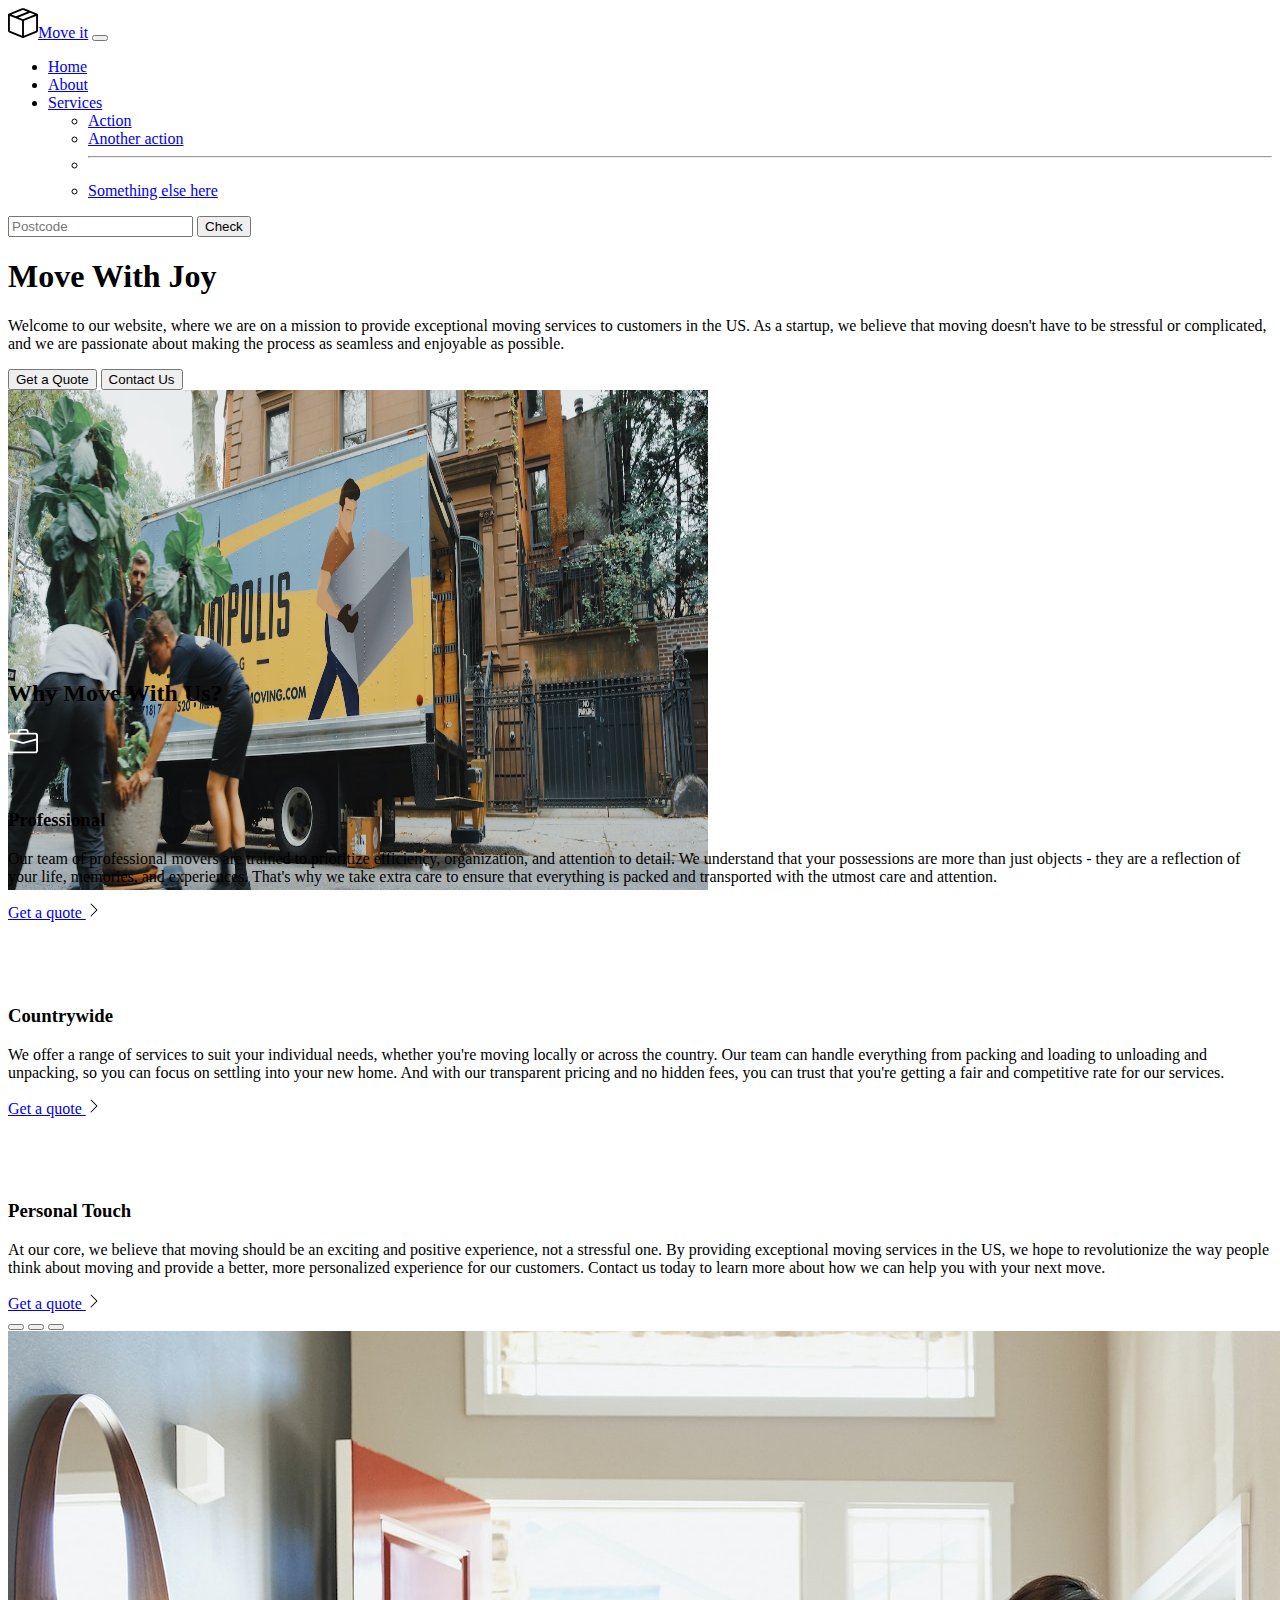
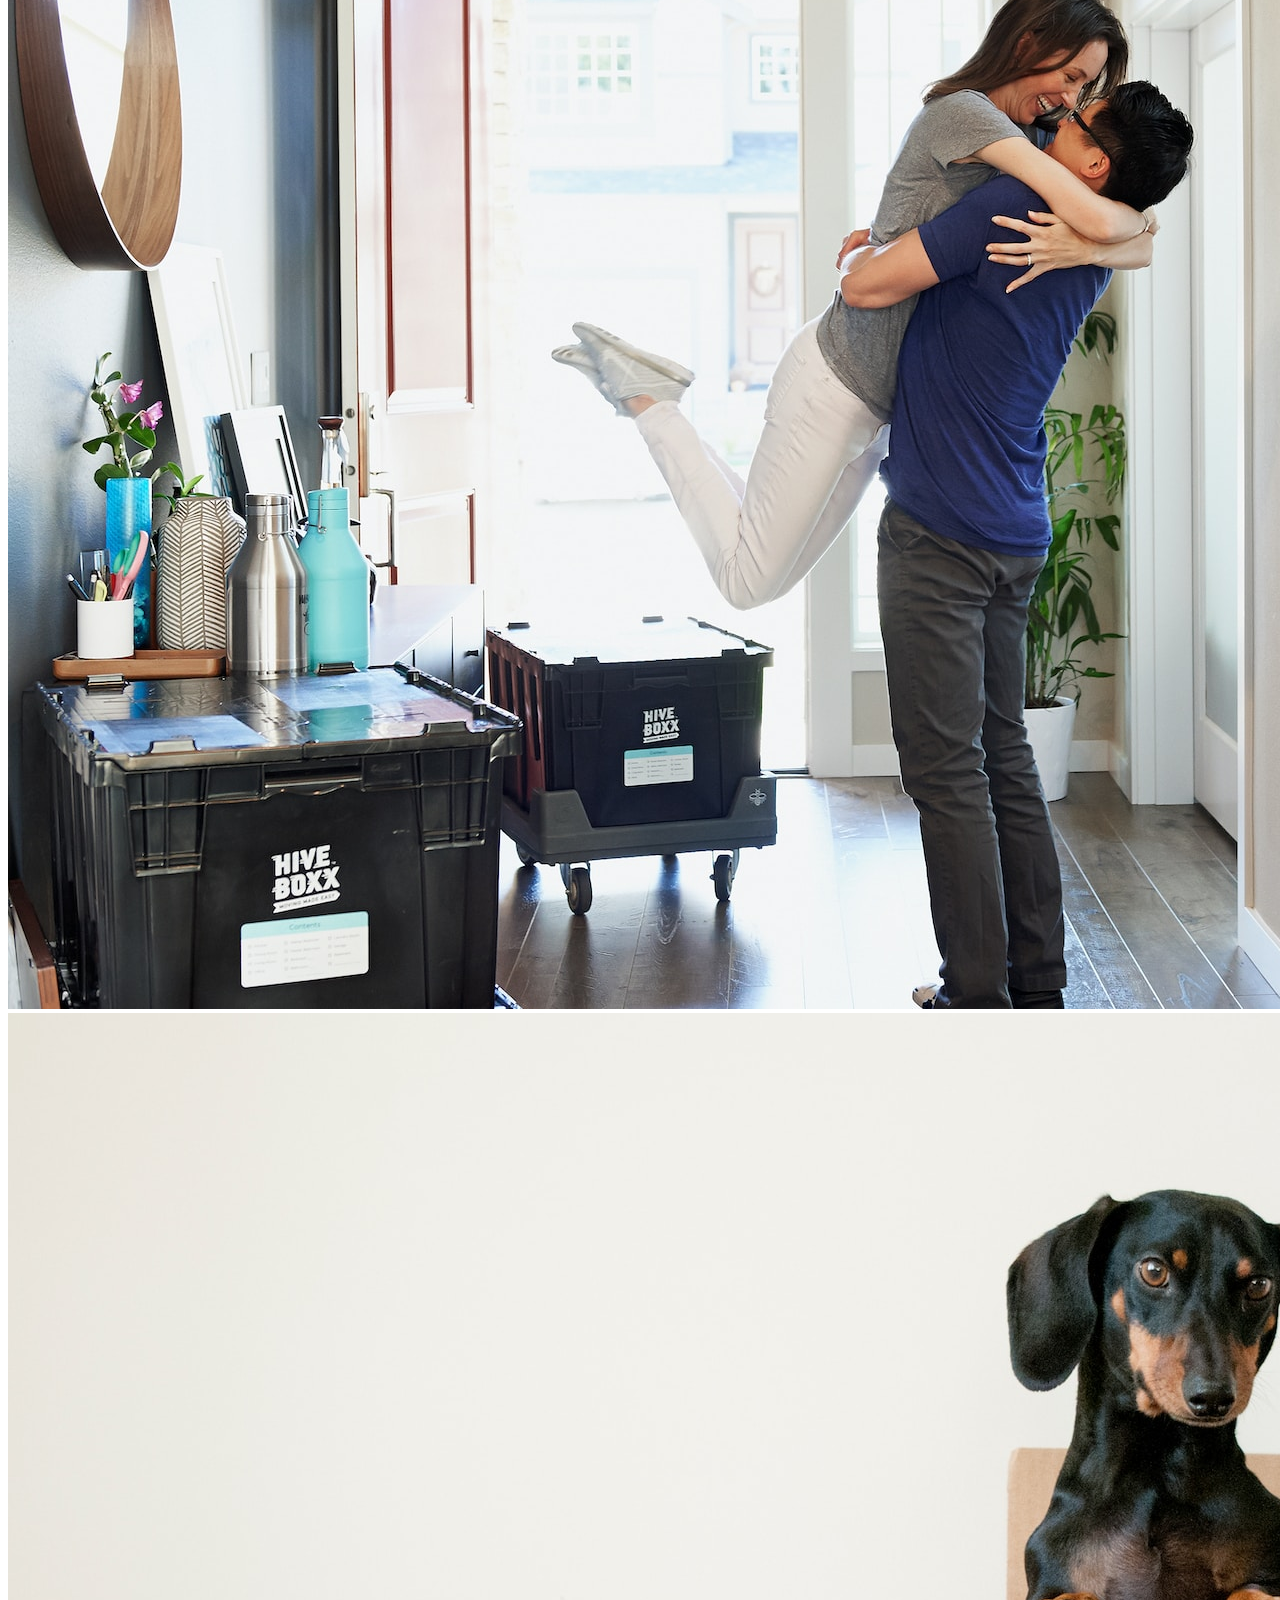
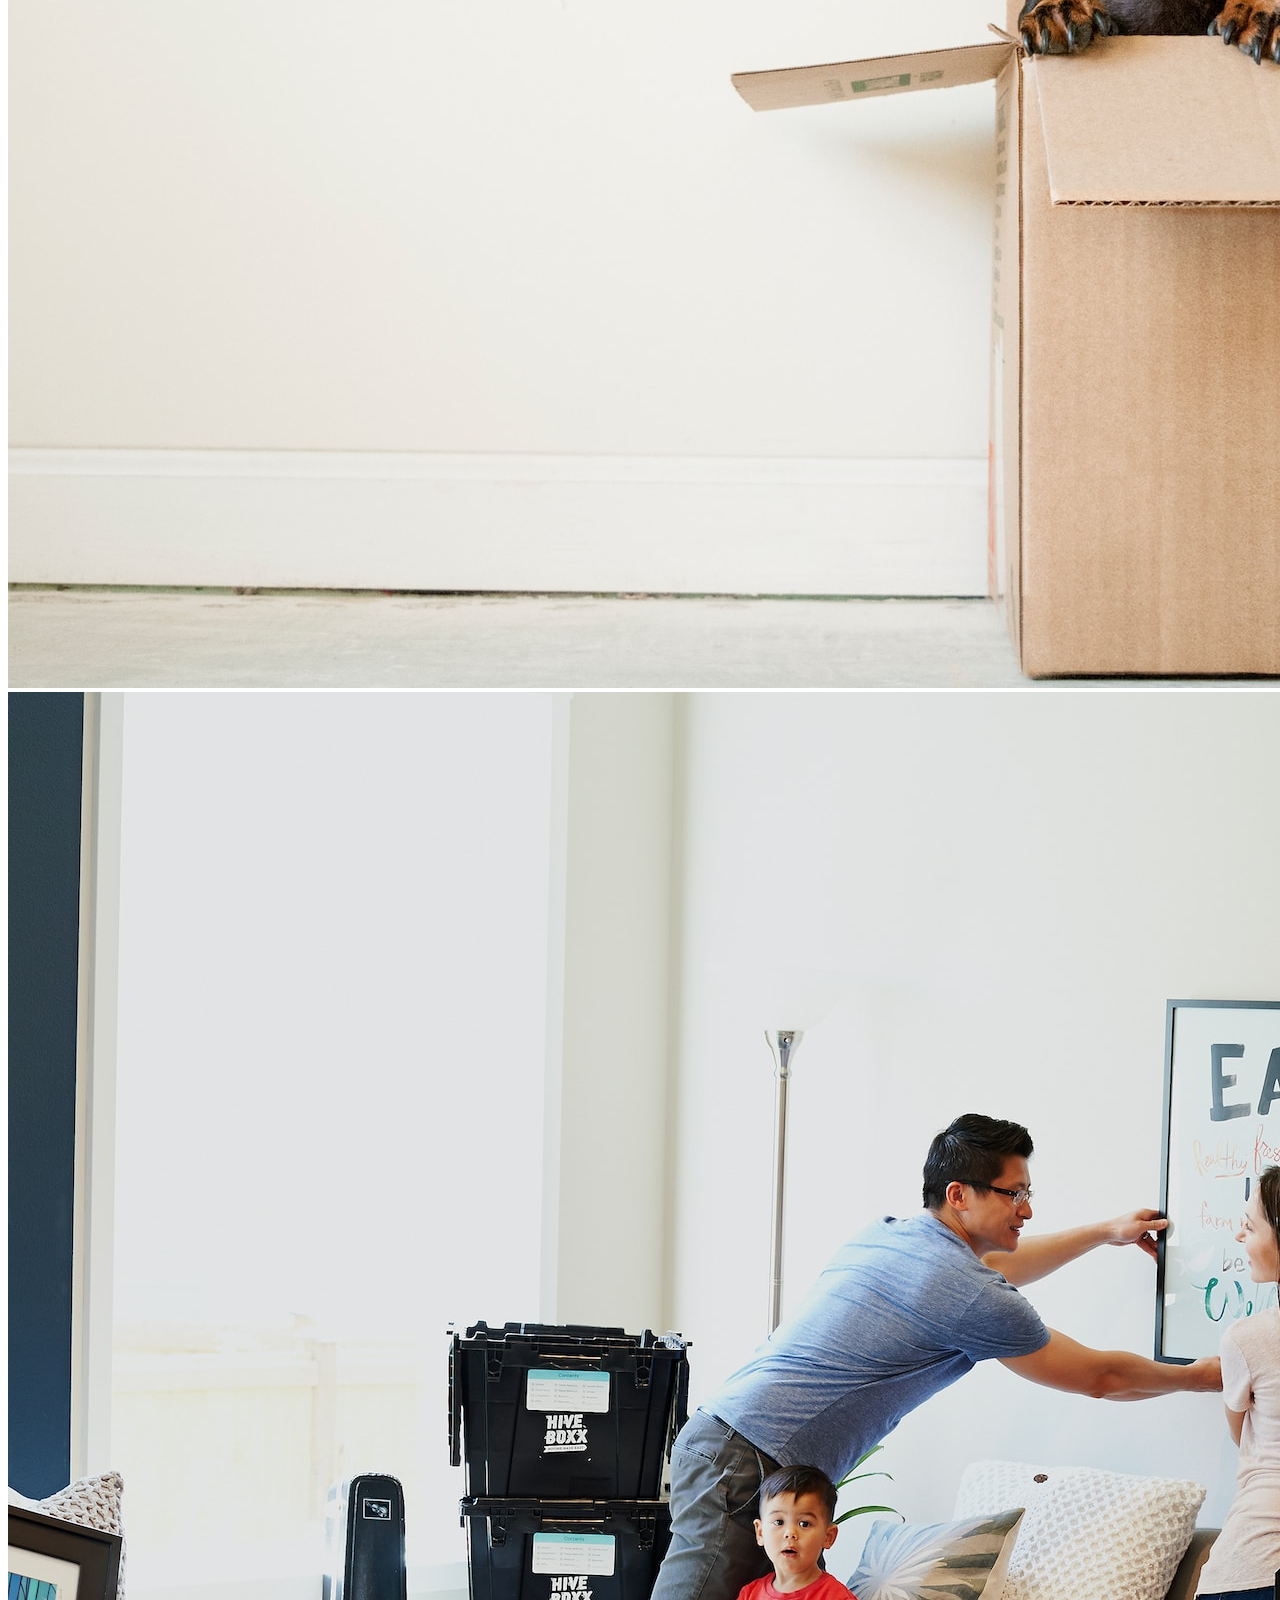
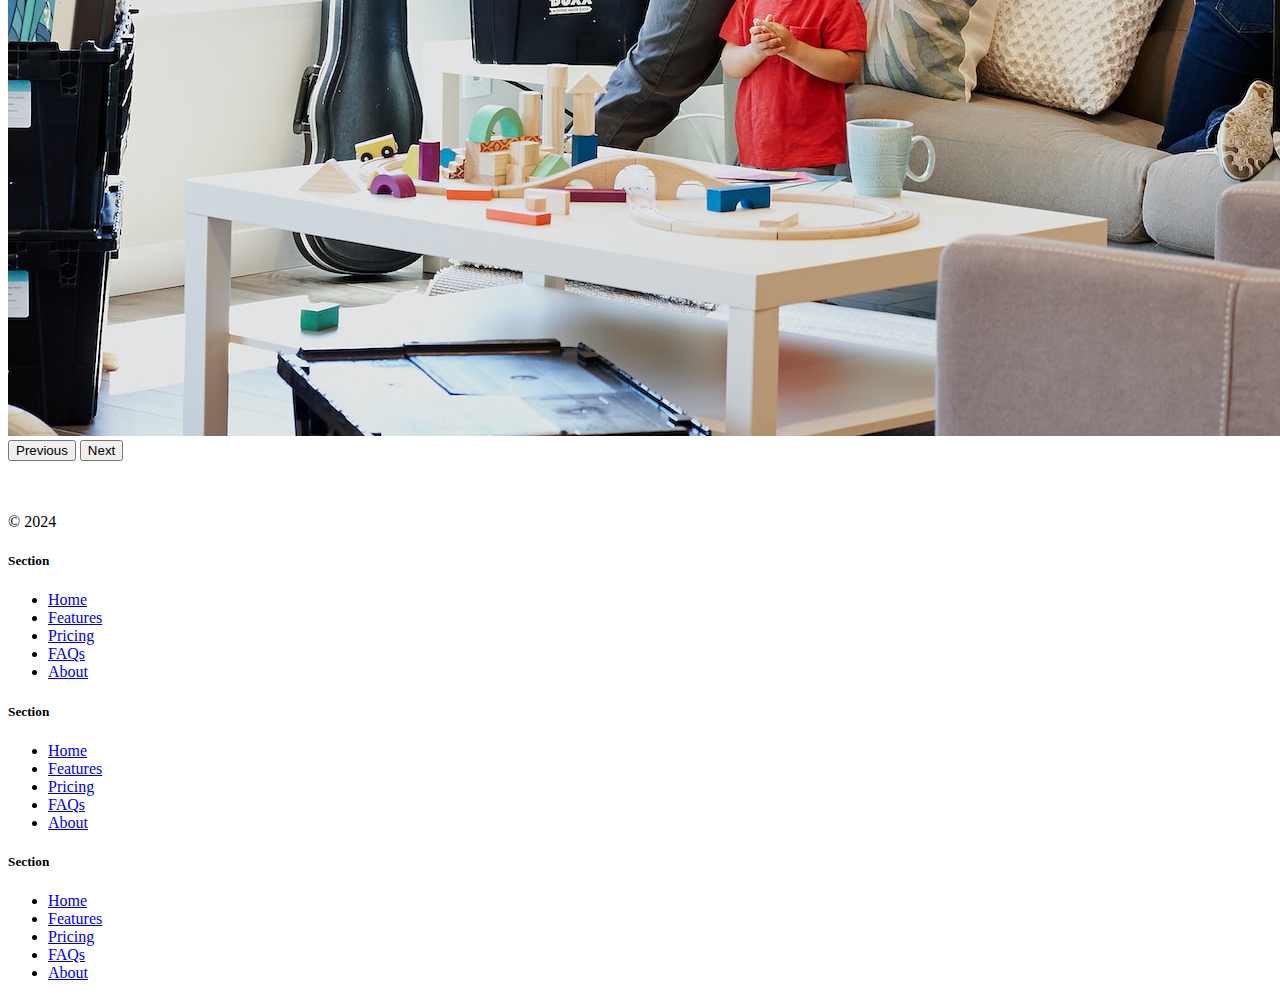
<file: Bootstrap/11.2 Bootstrap Components/index.html>
<!DOCTYPE html>
<html lang="en" data-bs-theme="dark">

<head>
  <meta charset="UTF-8">
  <meta name="viewport" content="width=device-width, initial-scale=1.0">
  <title>Bootstrap Components</title>
  <link href="https://cdn.jsdelivr.net/npm/bootstrap@5.3.0-alpha2/dist/css/bootstrap.min.css" rel="stylesheet"
    integrity="sha384-aFq/bzH65dt+w6FI2ooMVUpc+21e0SRygnTpmBvdBgSdnuTN7QbdgL+OapgHtvPp" crossorigin="anonymous">
  <style>
    .feature-icon {
    width: 4rem;
    height: 4rem;
    border-radius: .75rem;
    }

  </style>
</head>

<body>
  <nav class="navbar navbar-expand-lg bg-body-tertiary">
    <div class="container-fluid">
      <a class="navbar-brand" href="#"><img src="./box-seam.svg" alt="box" height="30">Move it</a>
      <button class="navbar-toggler" type="button" data-bs-toggle="collapse" data-bs-target="#navbarSupportedContent" aria-controls="navbarSupportedContent" aria-expanded="false" aria-label="Toggle navigation">
        <span class="navbar-toggler-icon"></span>
      </button>
      <div class="collapse navbar-collapse" id="navbarSupportedContent">
        <ul class="navbar-nav me-auto mb-2 mb-lg-0">
          <li class="nav-item">
            <a class="nav-link active" aria-current="page" href="#">Home</a>
          </li>
          <li class="nav-item">
            <a class="nav-link" href="#">About</a>
          </li>
          <li class="nav-item dropdown">
            <a class="nav-link dropdown-toggle" href="#" role="button" data-bs-toggle="dropdown" aria-expanded="false">
              Services
            </a>
            <ul class="dropdown-menu">
              <li><a class="dropdown-item" href="#">Action</a></li>
              <li><a class="dropdown-item" href="#">Another action</a></li>
              <li><hr class="dropdown-divider"></li>
              <li><a class="dropdown-item" href="#">Something else here</a></li>
            </ul>
          </li>
        </ul>
        <form class="d-flex" role="search">
          <input class="form-control me-2" type="search" placeholder="Postcode" aria-label="Search">
          <button class="btn btn-outline-success" type="submit">Check</button>
        </form>
      </div>
    </div>
  </nav>

  <div class="px-4 pt-5 my-5 text-center border-bottom">
    <h1 class="display-4 fw-bold text-body-emphasis">Move With Joy</h1>
    <div class="col-lg-6 mx-auto">
      <p class="lead mb-4">Welcome to our website, where we are on a mission to provide exceptional moving services to customers in the US. As a startup, we believe that moving doesn't have to be stressful or complicated, and we are passionate about making the process as seamless and enjoyable as possible.</p>
      <div class="d-grid gap-2 d-sm-flex justify-content-sm-center mb-5">
        <button type="button" class="btn btn-primary btn-lg px-4 me-sm-3">Get a Quote</button>
        <button type="button" class="btn btn-outline-secondary btn-lg px-4">Contact Us</button>
      </div>
    </div>
    <div class="overflow-hidden" style="max-height: 30vh;">
      <div class="container px-5">
        <img src="./moving-van.jpg" class="img-fluid border rounded-3 shadow-lg mb-4" alt="van" width="700" height="500" loading="lazy">
      </div>
    </div>
  </div>

  <div class="container px-4 py-5" id="featured-3">
    <h2 class="pb-2 border-bottom">Why Move With Us?</h2>
    <div class="row g-4 py-5 row-cols-1 row-cols-lg-3">
      <div class="feature col">
        <div class="feature-icon d-inline-flex align-items-center justify-content-center text-bg-primary bg-gradient fs-2 mb-3">
          <img src="./briefcase.svg" alt="briefcase" height="30">
        </div>
        <h3 class="fs-2 text-body-emphasis">Professional</h3>
        <p>Our team of professional movers are trained to prioritize efficiency, organization, and attention to detail. We understand that your possessions are more than just objects - they are a reflection of your life, memories, and experiences. That's why we take extra care to ensure that everything is packed and transported with the utmost care and attention.</p>
        <a href="#" class="icon-link">
          Get a quote
          <img src="./chevron-right.svg" alt="chevron-right">
        </a>
      </div>
      <div class="feature col">
        <div class="feature-icon d-inline-flex align-items-center justify-content-center text-bg-primary bg-gradient fs-2 mb-3">
          <img src="./bus-front.svg" alt="bus" height="30">
        </div>
        <h3 class="fs-2 text-body-emphasis">Countrywide</h3>
        <p>We offer a range of services to suit your individual needs, whether you're moving locally or across the country. Our team can handle everything from packing and loading to unloading and unpacking, so you can focus on settling into your new home. And with our transparent pricing and no hidden fees, you can trust that you're getting a fair and competitive rate for our services.</p>
        <a href="#" class="icon-link">
          Get a quote
          <img src="./chevron-right.svg" alt="chevron-right">
        </a>
      </div>
      <div class="feature col">
        <div class="feature-icon d-inline-flex align-items-center justify-content-center text-bg-primary bg-gradient fs-2 mb-3">
          <img src="./chat-square-heart.svg" alt="chat-square-heart" height="30">
        </div>
        <h3 class="fs-2 text-body-emphasis">Personal Touch</h3>
        <p>At our core, we believe that moving should be an exciting and positive experience, not a stressful one. By providing exceptional moving services in the US, we hope to revolutionize the way people think about moving and provide a better, more personalized experience for our customers. Contact us today to learn more about how we can help you with your next move.</p>
        <a href="#" class="icon-link">
          Get a quote
          <img src="./chevron-right.svg" alt="chevron-right">
        </a>
      </div>
    </div>
  </div>

  <div class="container">
  <div id="carouselExampleIndicators" class="carousel slide">
    <div class="carousel-indicators">
      <button type="button" data-bs-target="#carouselExampleIndicators" data-bs-slide-to="0" class="active" aria-current="true" aria-label="Slide 1"></button>
      <button type="button" data-bs-target="#carouselExampleIndicators" data-bs-slide-to="1" aria-label="Slide 2"></button>
      <button type="button" data-bs-target="#carouselExampleIndicators" data-bs-slide-to="2" aria-label="Slide 3"></button>
    </div>
    <div class="carousel-inner">
      <div class="carousel-item active">
        <img src="./couple.jpg" class="d-block w-100" alt="couple">
      </div>
      <div class="carousel-item">
        <img src="./dog.jpg" class="d-block w-100" alt="dog">
      </div>
      <div class="carousel-item">
        <img src="./family.jpg" class="d-block w-100" alt="family">
      </div>
    </div>
    <button class="carousel-control-prev" type="button" data-bs-target="#carouselExampleIndicators" data-bs-slide="prev">
      <span class="carousel-control-prev-icon" aria-hidden="true"></span>
      <span class="visually-hidden">Previous</span>
    </button>
    <button class="carousel-control-next" type="button" data-bs-target="#carouselExampleIndicators" data-bs-slide="next">
      <span class="carousel-control-next-icon" aria-hidden="true"></span>
      <span class="visually-hidden">Next</span>
    </button>
  </div>
  </div>

  <div class="container">
    <footer class="row row-cols-1 row-cols-sm-2 row-cols-md-5 py-5 my-5 border-top">
      <div class="col mb-3">
        <a href="/" class="d-flex align-items-center mb-3 link-body-emphasis text-decoration-none">
          <svg class="bi me-2" width="40" height="32"><use xlink:href="#bootstrap"></use></svg>
        </a>
        <p class="text-body-secondary">© 2024</p>
      </div>
  
      <div class="col mb-3">
  
      </div>
  
      <div class="col mb-3">
        <h5>Section</h5>
        <ul class="nav flex-column">
          <li class="nav-item mb-2"><a href="#" class="nav-link p-0 text-body-secondary">Home</a></li>
          <li class="nav-item mb-2"><a href="#" class="nav-link p-0 text-body-secondary">Features</a></li>
          <li class="nav-item mb-2"><a href="#" class="nav-link p-0 text-body-secondary">Pricing</a></li>
          <li class="nav-item mb-2"><a href="#" class="nav-link p-0 text-body-secondary">FAQs</a></li>
          <li class="nav-item mb-2"><a href="#" class="nav-link p-0 text-body-secondary">About</a></li>
        </ul>
      </div>
  
      <div class="col mb-3">
        <h5>Section</h5>
        <ul class="nav flex-column">
          <li class="nav-item mb-2"><a href="#" class="nav-link p-0 text-body-secondary">Home</a></li>
          <li class="nav-item mb-2"><a href="#" class="nav-link p-0 text-body-secondary">Features</a></li>
          <li class="nav-item mb-2"><a href="#" class="nav-link p-0 text-body-secondary">Pricing</a></li>
          <li class="nav-item mb-2"><a href="#" class="nav-link p-0 text-body-secondary">FAQs</a></li>
          <li class="nav-item mb-2"><a href="#" class="nav-link p-0 text-body-secondary">About</a></li>
        </ul>
      </div>
  
      <div class="col mb-3">
        <h5>Section</h5>
        <ul class="nav flex-column">
          <li class="nav-item mb-2"><a href="#" class="nav-link p-0 text-body-secondary">Home</a></li>
          <li class="nav-item mb-2"><a href="#" class="nav-link p-0 text-body-secondary">Features</a></li>
          <li class="nav-item mb-2"><a href="#" class="nav-link p-0 text-body-secondary">Pricing</a></li>
          <li class="nav-item mb-2"><a href="#" class="nav-link p-0 text-body-secondary">FAQs</a></li>
          <li class="nav-item mb-2"><a href="#" class="nav-link p-0 text-body-secondary">About</a></li>
        </ul>
      </div>
    </footer>
  </div>

  <script src="https://cdn.jsdelivr.net/npm/bootstrap@5.3.3/dist/js/bootstrap.bundle.min.js"
    integrity="sha384-YvpcrYf0tY3lHB60NNkmXc5s9fDVZLESaAA55NDzOxhy9GkcIdslK1eN7N6jIeHz" 
    crossorigin="anonymous"></script>
</body>

</html>
</file>
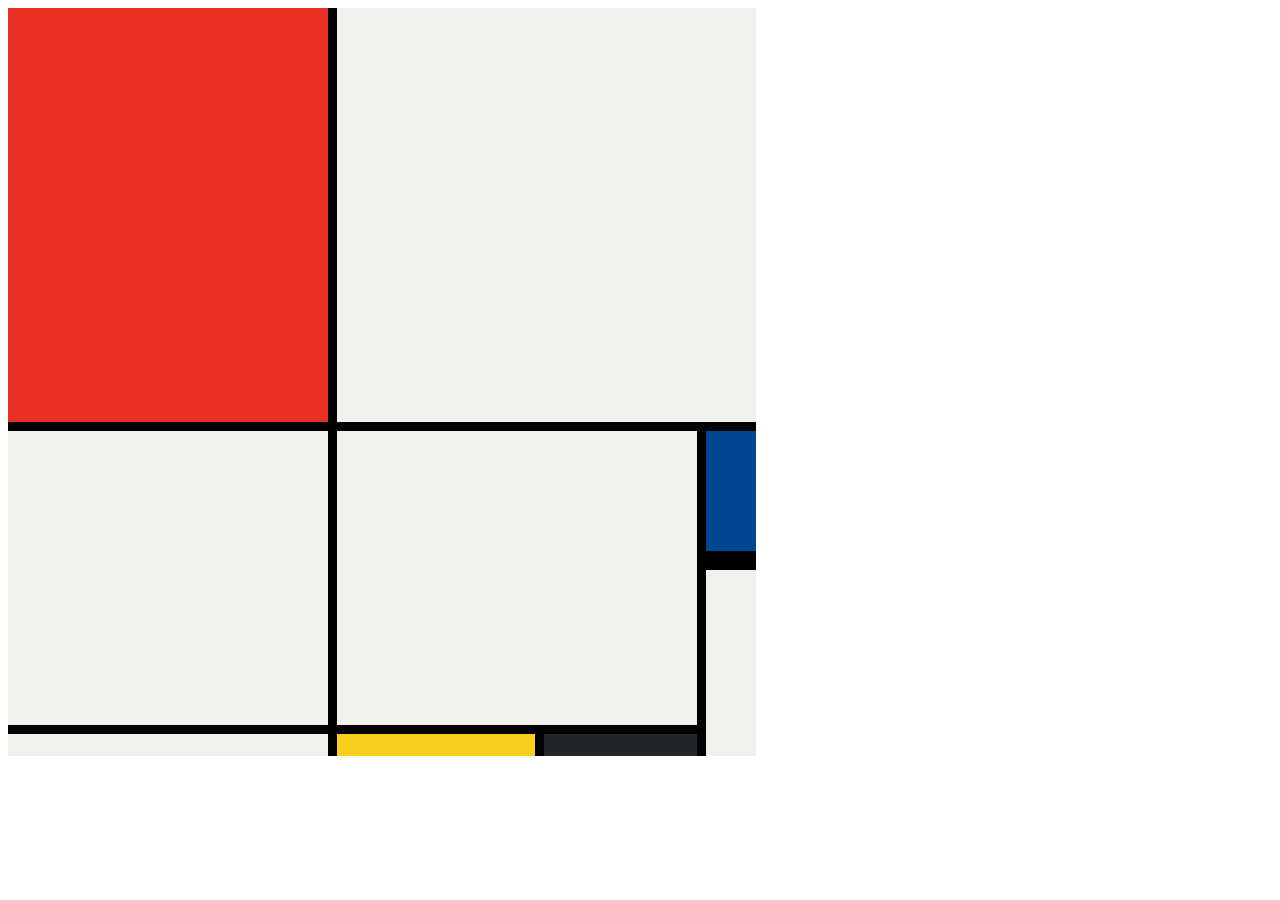
<file: Mondrian/10.3 Mondrian Project/index.html>
<!DOCTYPE html>
<html lang="en">

<head>
  <meta charset="UTF-8">
  <meta name="viewport" content="width=device-width, initial-scale=1.0">
  <title>Mondrian Project</title>
  <style>
   
    .body{
      display: flex;
      justify-content: center;
      align-items: center;
      height: 100vh;
      margin: 0;
      padding: 0;
    }
    .container{
      display: grid;
      width: 748px;
      height: 748px;
      background-color: #000;
      grid-template-columns: 320px 198px 153px 50px;
      grid-template-rows: 414px 130px 155px 22px;
      gap: 9px;
    }
    .item{
      background-color: #F0F1EC;
    }
    .red{
      background-color: #E72F24;
    }
    .blue{
      background-color: #004592;
    }
    .yellow{
      background-color: #F9D01E;
    }
    .black{
      background-color: #232629;
    }
    .white1{
      grid-column: span 3;
    }
    .white2{
      grid-row: span 2;
    }
    .white3 {
      grid-area: 2 / 2 / 4 /4
    }

    .blue {
      background-color: #004592;
      border-bottom: 10px solid #000;
    }

    .white4 {
      grid-row: span 2;
    }
  </style>
</head>

<body>
  <div class="container">
    <div class="item red"></div>
    <div class="item white1"></div>
    <div class="item white2"></div>
    <div class="item white3"></div>

    <div class="item blue"></div>
    <div class="item white4"></div>

    <div class="item"></div>
    <div class="item yellow"></div>
    <div class="item black"></div>
  </div>
</body>

</html>
</file>
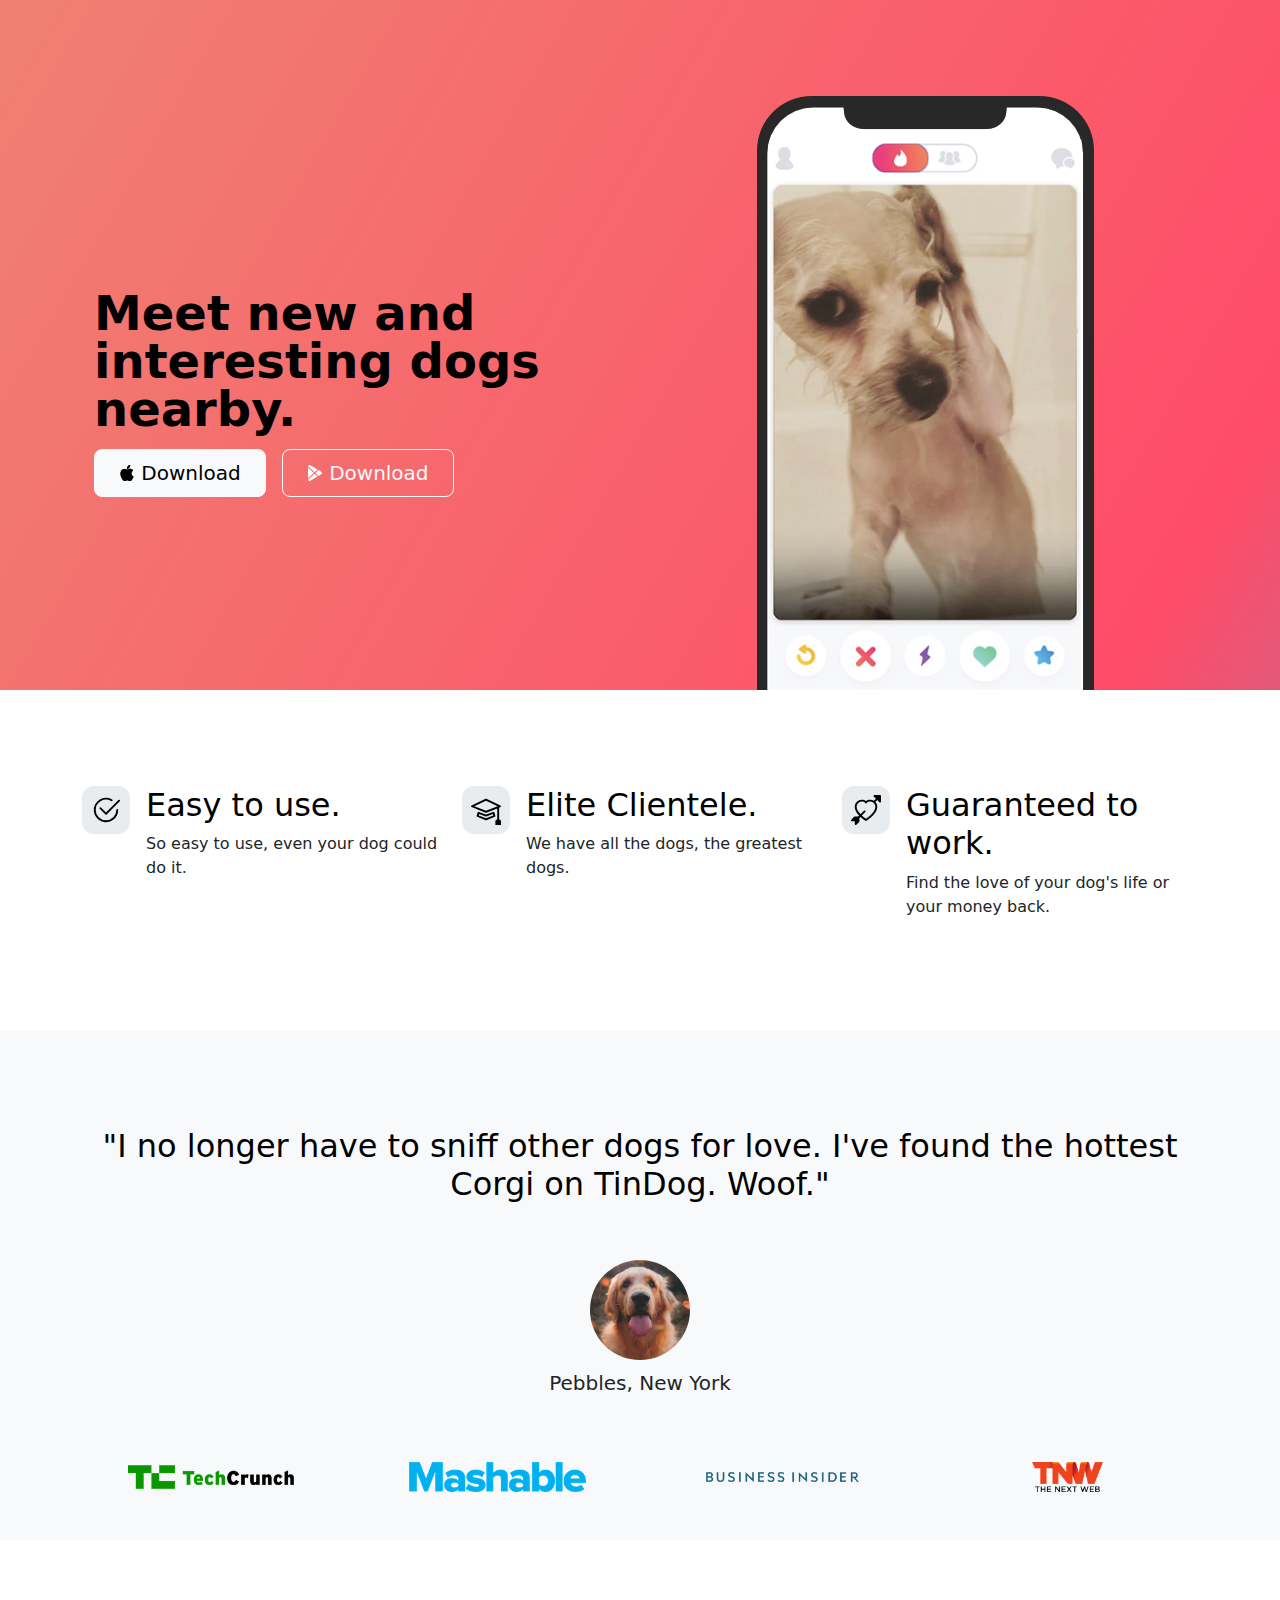
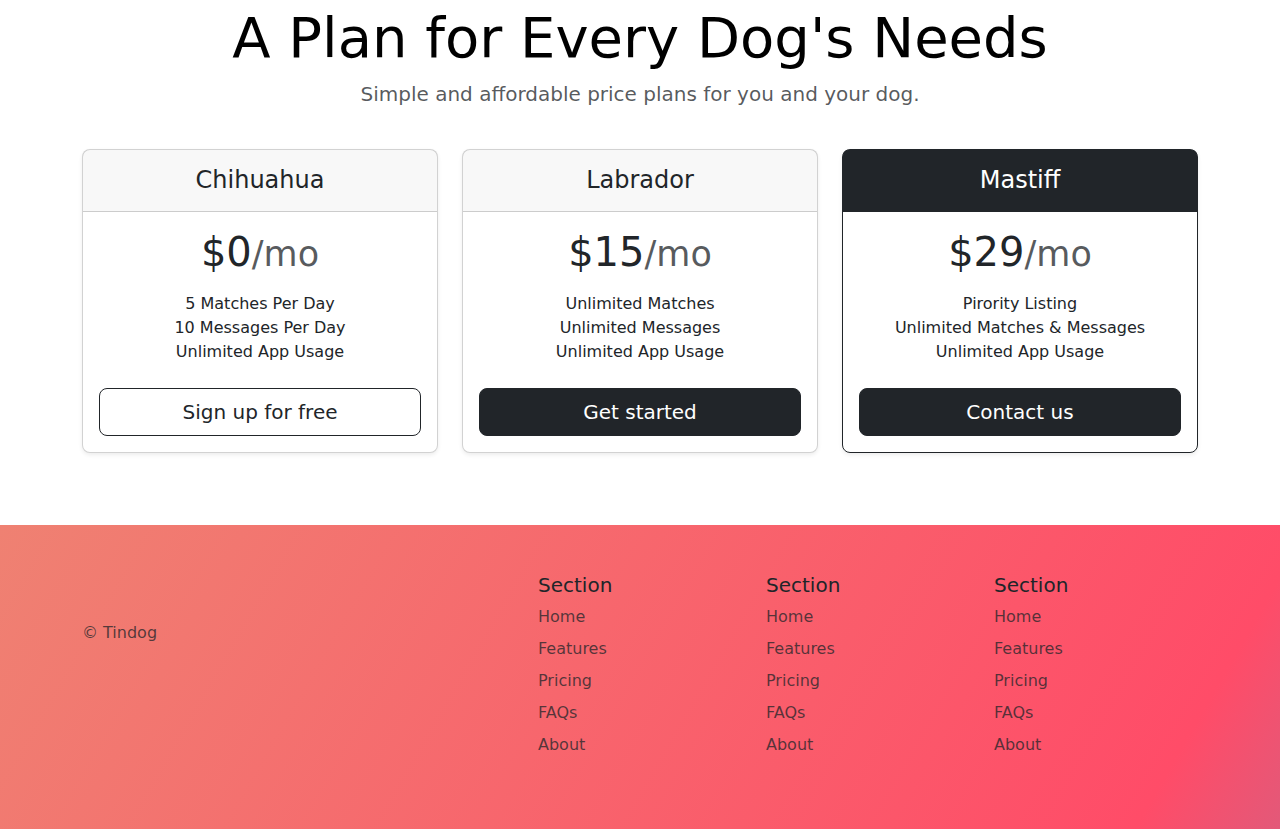
<file: TinDog/11.3 TinDog Project/index.html>
<!DOCTYPE html>
<html lang="en">

<head>
  <meta charset="UTF-8">
  <meta name="viewport" content="width=device-width, initial-scale=1.0">
  <title>TinDog</title>
  <link href="https://cdn.jsdelivr.net/npm/bootstrap@5.3.3/dist/css/bootstrap.min.css" rel="stylesheet" 
  integrity="sha384-QWTKZyjpPEjISv5WaRU9OFeRpok6YctnYmDr5pNlyT2bRjXh0JMhjY6hW+ALEwIH" crossorigin="anonymous">
  <link rel="stylesheet" href="./css/style.css">
</head>

<body>

  <!-- Title -->
  <section id="title" class="gradient-background">

    <div class="container col-xxl-8 px-4 pt-5">
      <div class="row flex-lg-row-reverse align-items-center g-5 pt-5">
        <div class="col-10 col-sm-8 col-lg-6">
          <img src="./images/iphone.png" class="d-block mx-lg-auto img-fluid" alt="Bootstrap Themes" height="200"
            loading="lazy">
        </div>
        <div class="col-lg-6">
          <h1 class="display-5 fw-bold text-body-emphasis lh-1 mb-3">Meet new and interesting dogs nearby.</h1>

          <div class="d-grid gap-2 d-md-flex justify-content-md-start">
            <button type="button" class="btn btn-light btn-lg px-4 me-md-2"><svg xmlns="http://www.w3.org/2000/svg"
                width="16" height="16" fill="currentColor" class="bi bi-apple mb-1" viewBox="0 0 16 16">
                <path
                  d="M11.182.008C11.148-.03 9.923.023 8.857 1.18c-1.066 1.156-.902 2.482-.878 2.516.024.034 1.52.087 2.475-1.258.955-1.345.762-2.391.728-2.43Zm3.314 11.733c-.048-.096-2.325-1.234-2.113-3.422.212-2.189 1.675-2.789 1.698-2.854.023-.065-.597-.79-1.254-1.157a3.692 3.692 0 0 0-1.563-.434c-.108-.003-.483-.095-1.254.116-.508.139-1.653.589-1.968.607-.316.018-1.256-.522-2.267-.665-.647-.125-1.333.131-1.824.328-.49.196-1.422.754-2.074 2.237-.652 1.482-.311 3.83-.067 4.56.244.729.625 1.924 1.273 2.796.576.984 1.34 1.667 1.659 1.899.319.232 1.219.386 1.843.067.502-.308 1.408-.485 1.766-.472.357.013 1.061.154 1.782.539.571.197 1.111.115 1.652-.105.541-.221 1.324-1.059 2.238-2.758.347-.79.505-1.217.473-1.282Z" />
                <path
                  d="M11.182.008C11.148-.03 9.923.023 8.857 1.18c-1.066 1.156-.902 2.482-.878 2.516.024.034 1.52.087 2.475-1.258.955-1.345.762-2.391.728-2.43Zm3.314 11.733c-.048-.096-2.325-1.234-2.113-3.422.212-2.189 1.675-2.789 1.698-2.854.023-.065-.597-.79-1.254-1.157a3.692 3.692 0 0 0-1.563-.434c-.108-.003-.483-.095-1.254.116-.508.139-1.653.589-1.968.607-.316.018-1.256-.522-2.267-.665-.647-.125-1.333.131-1.824.328-.49.196-1.422.754-2.074 2.237-.652 1.482-.311 3.83-.067 4.56.244.729.625 1.924 1.273 2.796.576.984 1.34 1.667 1.659 1.899.319.232 1.219.386 1.843.067.502-.308 1.408-.485 1.766-.472.357.013 1.061.154 1.782.539.571.197 1.111.115 1.652-.105.541-.221 1.324-1.059 2.238-2.758.347-.79.505-1.217.473-1.282Z" />
              </svg> Download</button>
            <button type="button" class="btn btn-outline-light btn-lg px-4"><svg xmlns="http://www.w3.org/2000/svg"
                width="16" height="16" fill="currentColor" class="bi bi-google-play mb-1" viewBox="0 0 16 16">
                <path
                  d="M14.222 9.374c1.037-.61 1.037-2.137 0-2.748L11.528 5.04 8.32 8l3.207 2.96 2.694-1.586Zm-3.595 2.116L7.583 8.68 1.03 14.73c.201 1.029 1.36 1.61 2.303 1.055l7.294-4.295ZM1 13.396V2.603L6.846 8 1 13.396ZM1.03 1.27l6.553 6.05 3.044-2.81L3.333.215C2.39-.341 1.231.24 1.03 1.27Z" />
              </svg> Download</button>
          </div>
        </div>
      </div>
    </div>
  </section>
  <!-- Features -->
  <section id="features">
    <div class="container pt-5">
      <div class="row g-4 py-5 row-cols-1 row-cols-lg-3">
        <div class="col d-flex align-items-start">
          <div class="icon-square text-body-emphasis bg-body-secondary d-inline-flex align-items-center justify-content-center fs-4 flex-shrink-0 me-3">
            <svg xmlns="http://www.w3.org/2000/svg" height="30" fill="currentColor" class="bi bi-check2-circle"
              viewBox="0 0 16 16">
<path
                d="M2.5 8a5.5 5.5 0 0 1 8.25-4.764.5.5 0 0 0 .5-.866A6.5 6.5 0 1 0 14.5 8a.5.5 0 0 0-1 0 5.5 5.5 0 1 1-11 0z" />
<path
                d="M15.354 3.354a.5.5 0 0 0-.708-.708L8 9.293 5.354 6.646a.5.5 0 1 0-.708.708l3 3a.5.5 0 0 0 .708 0l7-7z" />
</svg>
          </div>
          <div>
            <h3 class="fs-2 text-body-emphasis">Easy to use.</h3>
            <p>So easy to use, even your dog could do it.</p>
          </div>
        </div>
        <div class="col d-flex align-items-start">
          <div class="icon-square text-body-emphasis bg-body-secondary d-inline-flex align-items-center justify-content-center fs-4 flex-shrink-0 me-3">
            <svg xmlns="http://www.w3.org/2000/svg" height="30" fill="currentColor" class="bi bi-mortarboard" viewBox="0 0 16 16">
              <path d="M8.211 2.047a.5.5 0 0 0-.422 0l-7.5 3.5a.5.5 0 0 0 .025.917l7.5 3a.5.5 0 0 0 .372 0L14 7.14V13a1 1 0 0 0-1 1v2h3v-2a1 1 0 0 0-1-1V6.739l.686-.275a.5.5 0 0 0 .025-.917l-7.5-3.5ZM8 8.46 1.758 5.965 8 3.052l6.242 2.913L8 8.46Z"/>
              <path d="M4.176 9.032a.5.5 0 0 0-.656.327l-.5 1.7a.5.5 0 0 0 .294.605l4.5 1.8a.5.5 0 0 0 .372 0l4.5-1.8a.5.5 0 0 0 .294-.605l-.5-1.7a.5.5 0 0 0-.656-.327L8 10.466 4.176 9.032Zm-.068 1.873.22-.748 3.496 1.311a.5.5 0 0 0 .352 0l3.496-1.311.22.748L8 12.46l-3.892-1.556Z"/>
              </svg>
          </div>
          <div>
            <h3 class="fs-2 text-body-emphasis">Elite Clientele.</h3>
            <p>We have all the dogs, the greatest dogs.</p>            
          </div>
        </div>
        <div class="col d-flex align-items-start">
          <div class="icon-square text-body-emphasis bg-body-secondary d-inline-flex align-items-center justify-content-center fs-4 flex-shrink-0 me-3">
            <svg xmlns="http://www.w3.org/2000/svg" height="30" fill="currentColor" class="bi bi-arrow-through-heart"
              viewBox="0 0 16 16">
<path fill-rule="evenodd"
                d="M2.854 15.854A.5.5 0 0 1 2 15.5V14H.5a.5.5 0 0 1-.354-.854l1.5-1.5A.5.5 0 0 1 2 11.5h1.793l.53-.53c-.771-.802-1.328-1.58-1.704-2.32-.798-1.575-.775-2.996-.213-4.092C3.426 2.565 6.18 1.809 8 3.233c1.25-.98 2.944-.928 4.212-.152L13.292 2 12.147.854A.5.5 0 0 1 12.5 0h3a.5.5 0 0 1 .5.5v3a.5.5 0 0 1-.854.354L14 2.707l-1.006 1.006c.236.248.44.531.6.845.562 1.096.585 2.517-.213 4.092-.793 1.563-2.395 3.288-5.105 5.08L8 13.912l-.276-.182a21.86 21.86 0 0 1-2.685-2.062l-.539.54V14a.5.5 0 0 1-.146.354l-1.5 1.5Zm2.893-4.894A20.419 20.419 0 0 0 8 12.71c2.456-1.666 3.827-3.207 4.489-4.512.679-1.34.607-2.42.215-3.185-.817-1.595-3.087-2.054-4.346-.761L8 4.62l-.358-.368c-1.259-1.293-3.53-.834-4.346.761-.392.766-.464 1.845.215 3.185.323.636.815 1.33 1.519 2.065l1.866-1.867a.5.5 0 1 1 .708.708L5.747 10.96Z" />
</svg>
          </div>
          <div>
            <h3 class="fs-2 text-body-emphasis">Guaranteed to work.</h3>
            <p>Find the love of your dog's life or your money back.</p>
          </div>
        </div>
      </div>
    </div>

  </section>
  <!-- Testimonial -->
  <section id="testimonial">
    <div class="my-5">
      <div class="p-5 text-center bg-body-tertiary">
        <div class="container py-5">
          <h2 class="text-body-emphasis">"I no longer have to sniff other dogs for love. I've found the hottest Corgi on TinDog. Woof."</h1>
          <img src="./images/dog-img.jpg" class="profile-img mt-5 mb-2">
          <p class="col-lg-8 mx-auto lead">
            Pebbles, New York
          </p>
        </div>
        <div class="container">
          <div class="row">
            <div class="col-lg-3 col-sm-12">
              <img src="./images/techcrunch.png" alt="techcrunch" height="30px">
            </div>
            <div class="col-lg-3 col-sm-12">
              <img src="./images/mashable.png" alt="mashable" height="30px">
            </div>
            <div class="col-lg-3 col-sm-12">
              <img src="./images/bizinsider.png" alt="bizinsider" height="30px">
            </div>
            <div class="col-lg-3 col-sm-12">
              <img src="./images/tnw.png" alt="tnw" height="30px">
            </div>
          </div>
        </div>
      </div>
    </div>
    

  </section>
  <!-- Pricing -->
  <section id="pricing">
    <div class="container">
      <header>
        <div class="pricing-header p-3 pb-md-4 mx-auto text-center">
          <h2 class="display-4 fw-normal text-body-emphasis">A Plan for Every Dog's Needs</h1>
          <p class="fs-5 text-body-secondary">Simple and affordable price plans for you and your dog.</p>
        </div>
      </header>
    
      <main>
        <div class="row row-cols-1 row-cols-md-3 mb-3 text-center">
          <div class="col">
            <div class="card mb-4 rounded-3 shadow-sm">
              <div class="card-header py-3">
                <h4 class="my-0 fw-normal">Chihuahua</h4>
              </div>
              <div class="card-body">
                <h1 class="card-title pricing-card-title">$0<small class="text-body-secondary fw-light">/mo</small></h1>
                <ul class="list-unstyled mt-3 mb-4">
                  <li>5 Matches Per Day</li>
                  <li>10 Messages Per Day</li>
                  <li>Unlimited App Usage</li>
                </ul>
                <button type="button" class="w-100 btn btn-lg btn-outline-dark">Sign up for free</button>
              </div>
            </div>
          </div>
          <div class="col">
            <div class="card mb-4 rounded-3 shadow-sm">
              <div class="card-header py-3">
                <h4 class="my-0 fw-normal">Labrador</h4>
              </div>
              <div class="card-body">
                <h1 class="card-title pricing-card-title">$15<small class="text-body-secondary fw-light">/mo</small></h1>
                <ul class="list-unstyled mt-3 mb-4">
                  <li>Unlimited Matches</li>
                  <li>Unlimited Messages</li>
                  <li>Unlimited App Usage</li>
                </ul>
                <button type="button" class="w-100 btn btn-lg btn-dark">Get started</button>
              </div>
            </div>
          </div>
          <div class="col">
            <div class="card mb-4 rounded-3 shadow-sm border-dark">
              <div class="card-header py-3 text-bg-dark border-dark">
                <h4 class="my-0 fw-normal">Mastiff</h4>
              </div>
              <div class="card-body">
                <h1 class="card-title pricing-card-title">$29<small class="text-body-secondary fw-light">/mo</small></h1>
                <ul class="list-unstyled mt-3 mb-4">
                  <li>Pirority Listing</li>
                  <li>Unlimited Matches & Messages</li>
                  <li>Unlimited App Usage</li>
                </ul>
                <button type="button" class="w-100 btn btn-lg btn-dark">Contact us</button>
              </div>
            </div>
          </div>
        </div>
    </div>

  </section>
  <!-- Footer -->
  <section id="footer" class="gradient-background">
    <div class="container">
      <footer class="row row-cols-1 row-cols-sm-2 row-cols-md-5 py-5 mt-5">
        <div class="col mb-3">
          <a href="/" class="d-flex align-items-center mb-3 link-body-emphasis text-decoration-none">
            <svg class="bi me-2" width="40" height="32"><use xlink:href="#bootstrap"></use></svg>
          </a>
          <p class="text-body-secondary">© Tindog</p>
        </div>
    
        <div class="col mb-3">
    
        </div>
    
        <div class="col mb-3">
          <h5>Section</h5>
          <ul class="nav flex-column">
            <li class="nav-item mb-2"><a href="#" class="nav-link p-0 text-body-secondary">Home</a></li>
            <li class="nav-item mb-2"><a href="#" class="nav-link p-0 text-body-secondary">Features</a></li>
            <li class="nav-item mb-2"><a href="#" class="nav-link p-0 text-body-secondary">Pricing</a></li>
            <li class="nav-item mb-2"><a href="#" class="nav-link p-0 text-body-secondary">FAQs</a></li>
            <li class="nav-item mb-2"><a href="#" class="nav-link p-0 text-body-secondary">About</a></li>
          </ul>
        </div>
    
        <div class="col mb-3">
          <h5>Section</h5>
          <ul class="nav flex-column">
            <li class="nav-item mb-2"><a href="#" class="nav-link p-0 text-body-secondary">Home</a></li>
            <li class="nav-item mb-2"><a href="#" class="nav-link p-0 text-body-secondary">Features</a></li>
            <li class="nav-item mb-2"><a href="#" class="nav-link p-0 text-body-secondary">Pricing</a></li>
            <li class="nav-item mb-2"><a href="#" class="nav-link p-0 text-body-secondary">FAQs</a></li>
            <li class="nav-item mb-2"><a href="#" class="nav-link p-0 text-body-secondary">About</a></li>
          </ul>
        </div>
    
        <div class="col mb-3">
          <h5>Section</h5>
          <ul class="nav flex-column">
            <li class="nav-item mb-2"><a href="#" class="nav-link p-0 text-body-secondary">Home</a></li>
            <li class="nav-item mb-2"><a href="#" class="nav-link p-0 text-body-secondary">Features</a></li>
            <li class="nav-item mb-2"><a href="#" class="nav-link p-0 text-body-secondary">Pricing</a></li>
            <li class="nav-item mb-2"><a href="#" class="nav-link p-0 text-body-secondary">FAQs</a></li>
            <li class="nav-item mb-2"><a href="#" class="nav-link p-0 text-body-secondary">About</a></li>
          </ul>
        </div>
      </footer>
    </div>

  </section>

  <script src="https://cdn.jsdelivr.net/npm/bootstrap@5.3.3/dist/js/bootstrap.bundle.min.js" 
  integrity="sha384-YvpcrYf0tY3lHB60NNkmXc5s9fDVZLESaAA55NDzOxhy9GkcIdslK1eN7N6jIeHz" crossorigin="anonymous"></script>
</body>

</html>
</file>
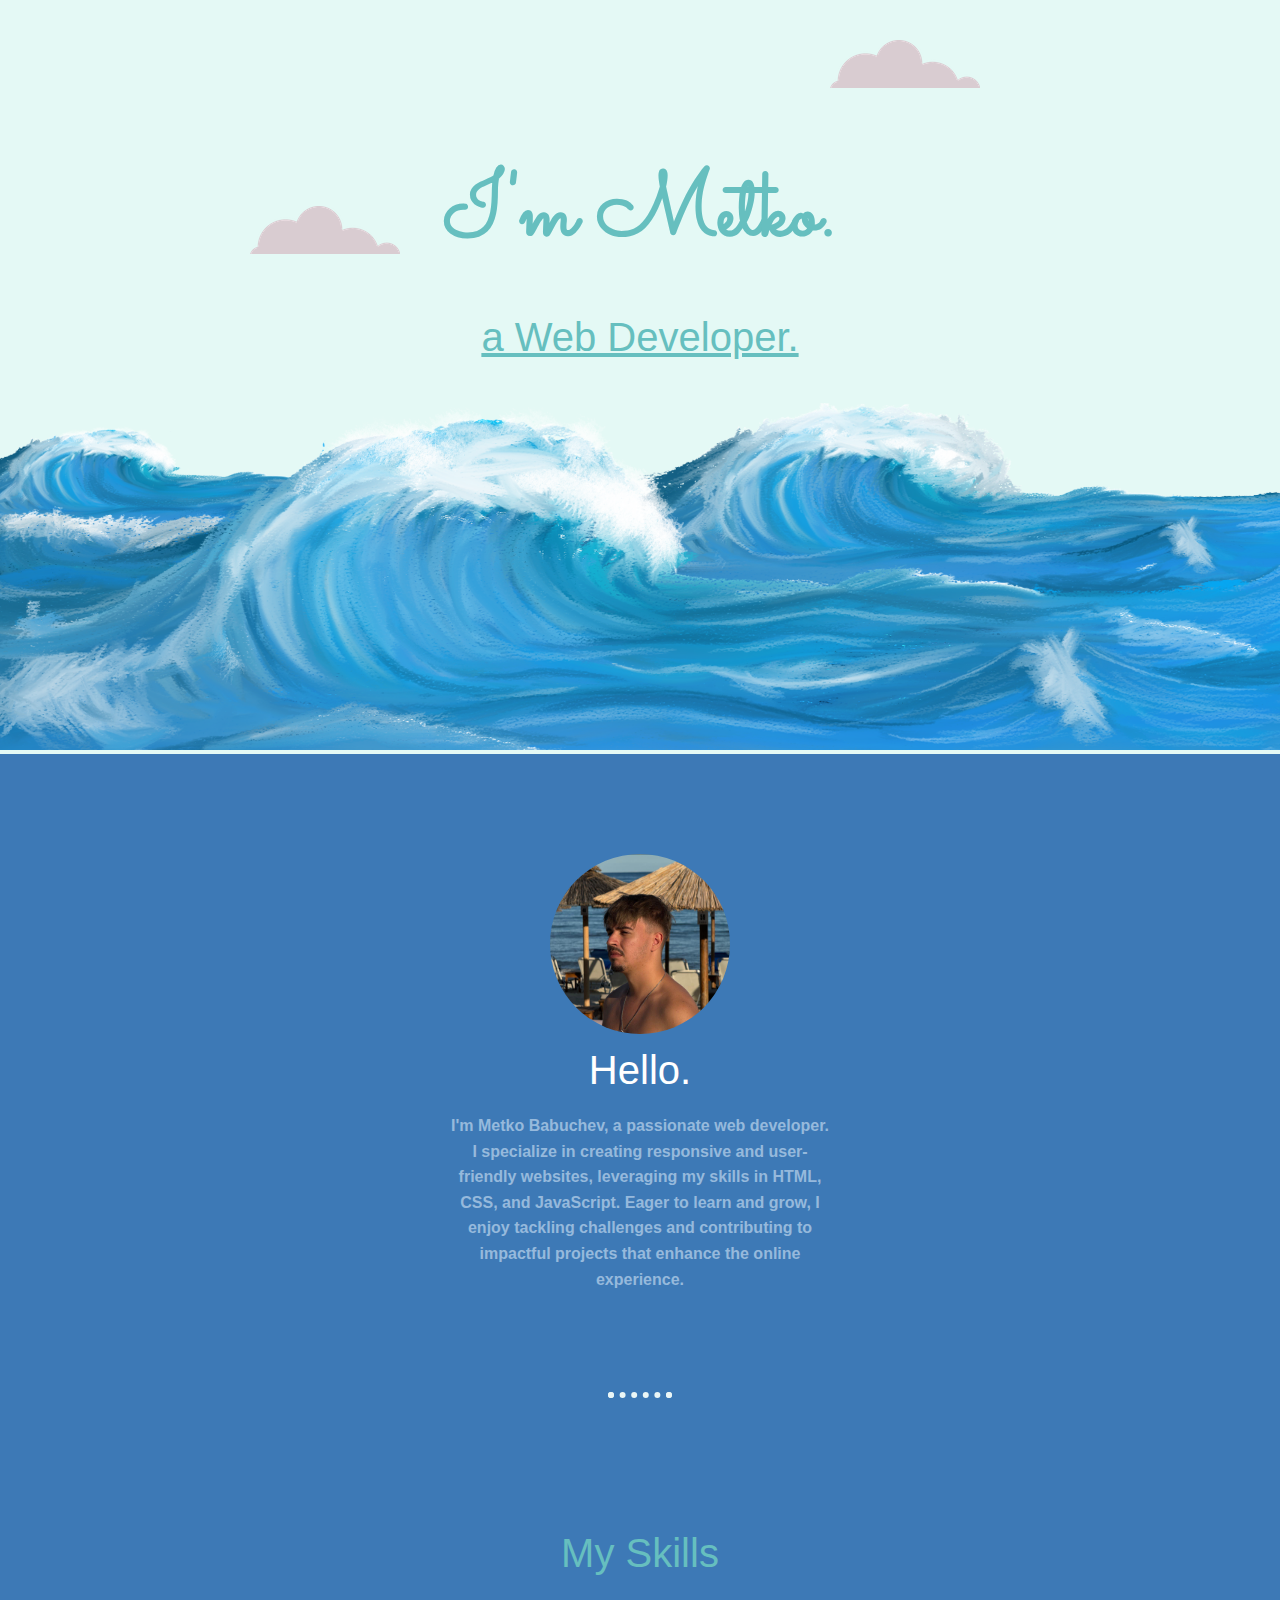
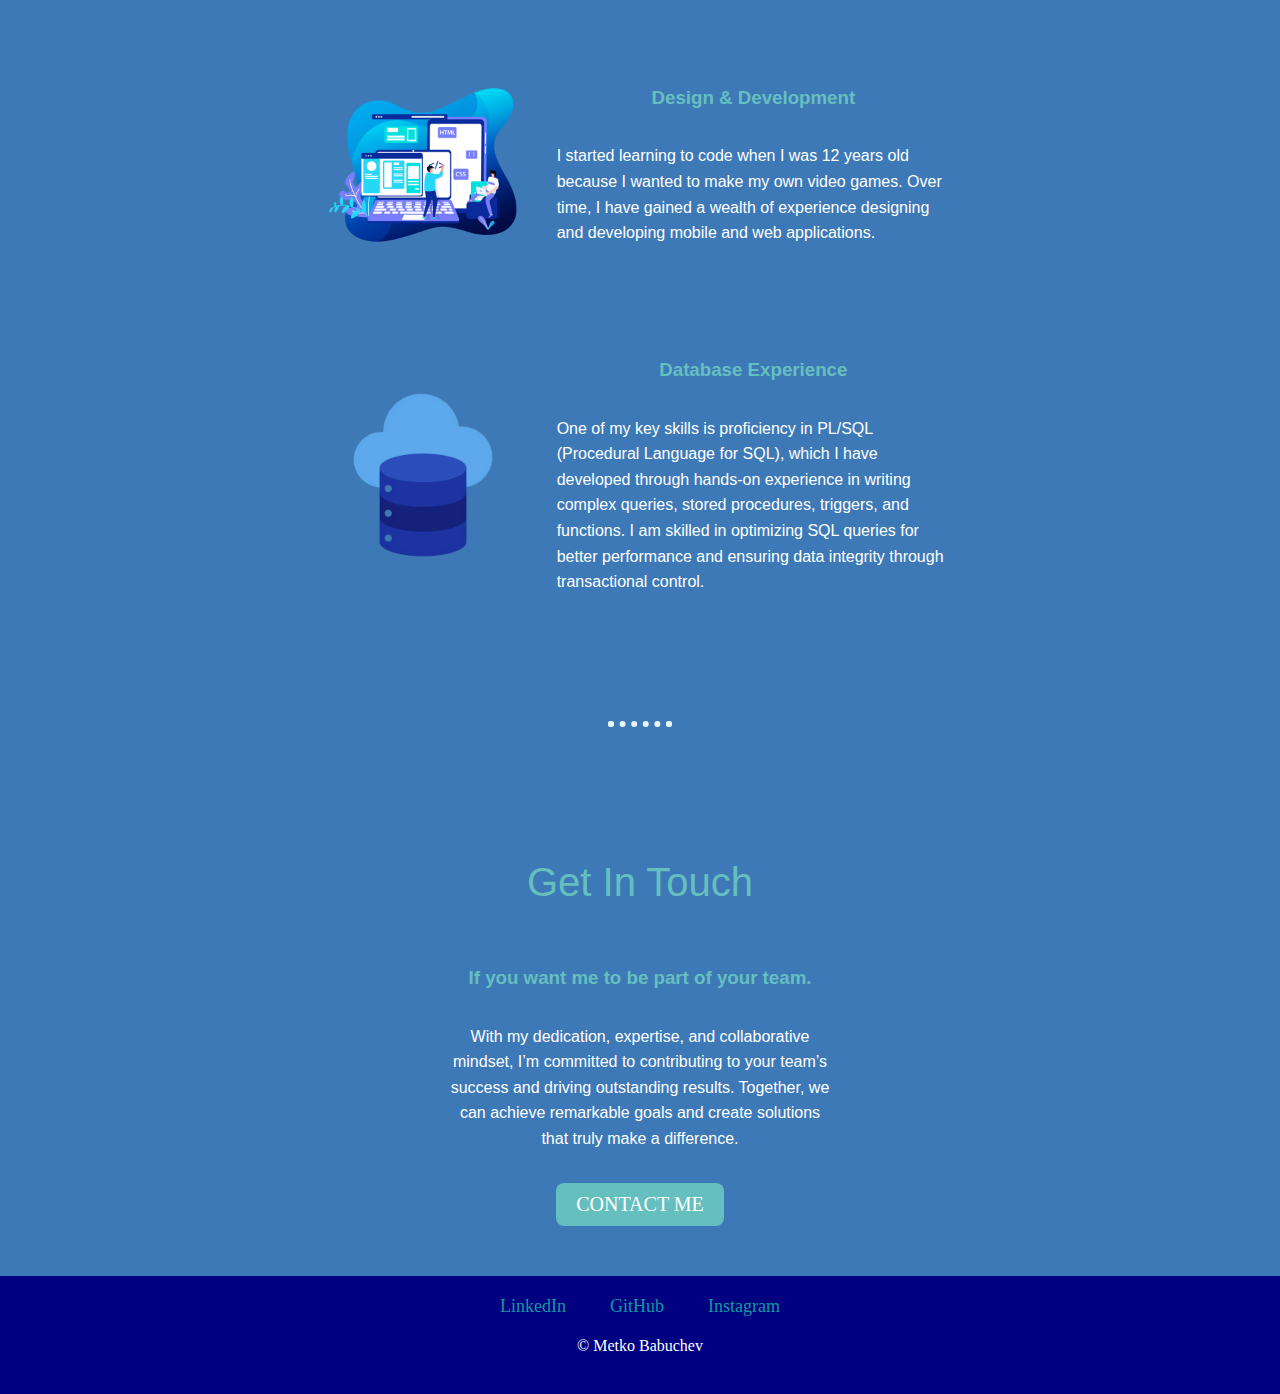
<file: Portfolio/Capstone.html>
<!DOCTYPE html>
<html lang="en">
<head>
    <meta charset="UTF-8">
    <meta name="viewport" content="width=device-width, initial-scale=1.0">
    <title>Metko Babuchev</title>
    <link rel="stylesheet" href="./style.css">
    <link rel="preconnect" href="https://fonts.googleapis.com">
    <link rel="preconnect" href="https://fonts.gstatic.com" crossorigin>
    <link href="https://fonts.googleapis.com/css2?family=Merriweather:ital,wght@0,300;0,400;0,700;0,900;1,300;1,400;1,700;1,900&amp;family=Sacramento&amp;display=swap" rel="stylesheet">
</head>
<body>
    <div class="top-container">
        <img src="./images/cloud.png" alt="cloud" class="top-cloud">
        <div class="title-text">
            <h1>I'm Metko.</h1>
            <h2><span style="text-decoration: underline;">a Web Developer.</span></h2>
        </div>
        <img src="./images/cloud.png" alt="cloud" class="bottom-cloud">
        <img src="./images/ocean.png" alt="ocean" class="ocean">
    </div>
    <div class="middle-container">
        <div class="profile">
            <img src="./images/profile-picture.jpg" alt="profile picture" class="profile-picture">
            <h2 class="profile-title">Hello.</h2>
            <p class="intro">I'm Metko Babuchev, a passionate web developer.
                 I specialize in creating responsive and user-friendly websites,
                 leveraging my skills in HTML, CSS, and JavaScript. Eager to learn and grow,
                 I enjoy tackling challenges and contributing to impactful projects that enhance the online experience.</p>
        </div>      
    </div>
    <hr>
    <div class="skills">
        <h2>My Skills</h2>
        <div class="grid-container">
            <div class="image">
              <img src="./images/design.png" alt="design image" class="design-image">
            </div>
            <div class="text">
              <h3>Design & Development</h3>
              <p>I started learning to code when I was 12 years old because I wanted to make my own video games.
                 Over time, I have gained a wealth of experience designing and developing mobile and web applications.</p>
            </div>
            <div class="image">
              <img src="./images/db.png" alt="design image" class="design-image">
            </div>
            <div class="text">
              <h3>Database Experience</h3>
              <p>
                One of my key skills is proficiency in PL/SQL (Procedural Language for SQL),
                 which I have developed through hands-on experience in writing complex queries,
                  stored procedures, triggers, and functions. I am skilled in optimizing SQL queries for better
                   performance and ensuring data integrity through transactional control.</p>
            </div>
        </div>
        <hr>
        <div class="contact-me">
            <h2>Get In Touch</h2>
            <h3>If you want me to be part of your team.</h3>
            <p class="contact-message">With my dedication, expertise, and collaborative mindset, I’m committed to contributing to your team’s
                 success and driving outstanding results. Together, we can achieve remarkable goals and create solutions
                  that truly make a difference.</p>
            <a class="btn" href="mailto:metko61@gmail.com">CONTACT ME</a>
        </div>
    </div>
    <div class="bottom-container">
        <a class="footer-link" href="https://www.linkedin.com/in/metko-babuchev-528318255/" target="_blank">LinkedIn</a>
        <a class="footer-link" href="https://github.com/me7ko" target="_blank">GitHub</a>
        <a class="footer-link" href="https://www.instagram.com/metko.himself/" target="_blank">Instagram</a>
        <p class="copyright">© Metko Babuchev</p>
    </div>
    
</body>
</html>
</file>
<file: TinDog/11.3 TinDog Project/css/style.css>
.gradient-background {
  background: linear-gradient(300deg, #00bfff, #ff4c68, #ef8172);
  background-size: 180% 180%;
  animation: gradient-animation 18s ease infinite;
}

@keyframes gradient-animation {
  0% {
    background-position: 0% 50%;
  }
  50% {
    background-position: 100% 50%;
  }
  100% {
    background-position: 0% 50%;
  }
}

.icon-square {
  width: 3rem;
  height: 3rem;
  border-radius: 0.75rem;
}

.profile-img {
  height: 100px;
  border-radius: 50%;
}
</file>
<file: Portfolio/style.css>
body{
    margin: 0;
    text-align: center;
    background-color: #3D79B6;
}
.top-container{
    background-color: #e4f9f5;
    position: relative;
    padding-top: 100px;
    margin: 0;
}
.middle-container{
    margin-top: 100px;
    background-color: #3D79B6;
}
.bottom-container{
    background-color: #000080;
    padding-top: 20px;
    padding-bottom: 20px;
}
.top-cloud{
    position: absolute;
    right: 300px;
    top: 40px;
}
.bottom-cloud{
    position: absolute;
    left: 250px;
    bottom: 500px;
}
.ocean{
    width: 100%;
    margin-top: 0;
}
.profile-picture{
    border-radius: 50%;
    height: 180px;
    width: 180px;
}
h1{
    font-family: "Sacramento", cursive;
    color: #66bfbf;
    font-size: 5.625rem;
    margin: 50px auto 0 auto;
}
h2{
    font-family: 'Montserrat', sans-serif;
    color: #66bfbf;
    font-size: 2.5rem;
    font-weight: normal;
    padding-bottom: 10px;
}
.profile-title{
    color: white;
    margin-top: 10px;
    margin-bottom: 10px;
}
p {
    line-height: 1.6;
}
.intro{
    color: #96B9DC;
    width: 30%;
    margin: 0 auto auto auto;
    font-family:'Lucida Sans', 'Lucida Sans Regular', 'Lucida Grande', 'Lucida Sans Unicode', Geneva, Verdana, sans-serif;
    font-weight: 600;
}
hr{
    border: dotted #eaf6f6 6px;
    border-bottom: none;
    width: 4%;
    margin: 100px auto;
}
.grid-container {
    display: grid;
    width: 50%;
    grid-template-columns: 0.5fr 1fr; 
    grid-template-rows: 1fr 1fr;    
    gap: 20px;                      
    align-items: center;
    justify-content: center;
}
.image {
    display: flex;
    justify-content: center;
    align-items: center;
}
  
.text {
    display: flex;
    flex-direction: column;
    justify-content: center;
    padding: 10px;
}
.design-image{
    width: 100%;
    max-width: 200px; /* Adjust the maximum size of the image */
    height: auto;
}
.text > p{
    text-align: left;
    color: white;
    font-family:'Lucida Sans', 'Lucida Sans Regular', 'Lucida Grande', 'Lucida Sans Unicode', Geneva, Verdana, sans-serif;
}
.skills{
    display: flex;
    flex-direction: column;
    align-items: center;
    justify-content: center;
    text-align: center;
    margin-bottom: 50px;
}
.skills > h2{
    align-items: center;
    justify-content: center;
}
h3{
    color: #66bfbf;
    font-family: "Montserrat", sans-serif;
}
.contact-me{
    display: flex;
    flex-direction: column;
    align-items: center;
    justify-content: center;
    text-align: center;
}
.contact-message{
    width: 30%;
    color: white;
    font-family:'Lucida Sans', 'Lucida Sans Regular', 'Lucida Grande', 'Lucida Sans Unicode', Geneva, Verdana, sans-serif;
}
.btn{
    background: #66bfbf;
    color: white;
    border-radius: 8px;
    font-size: 20px;
    padding: 10px 20px 10px 20px;
    text-decoration: none;
    margin-top: 15px;
}
.footer-link{
    text-decoration: none;
    color: #11999e;
    margin: 10px 20px;
    font-size: 18px;
}
.copyright{
    color: white;
}
</file>
